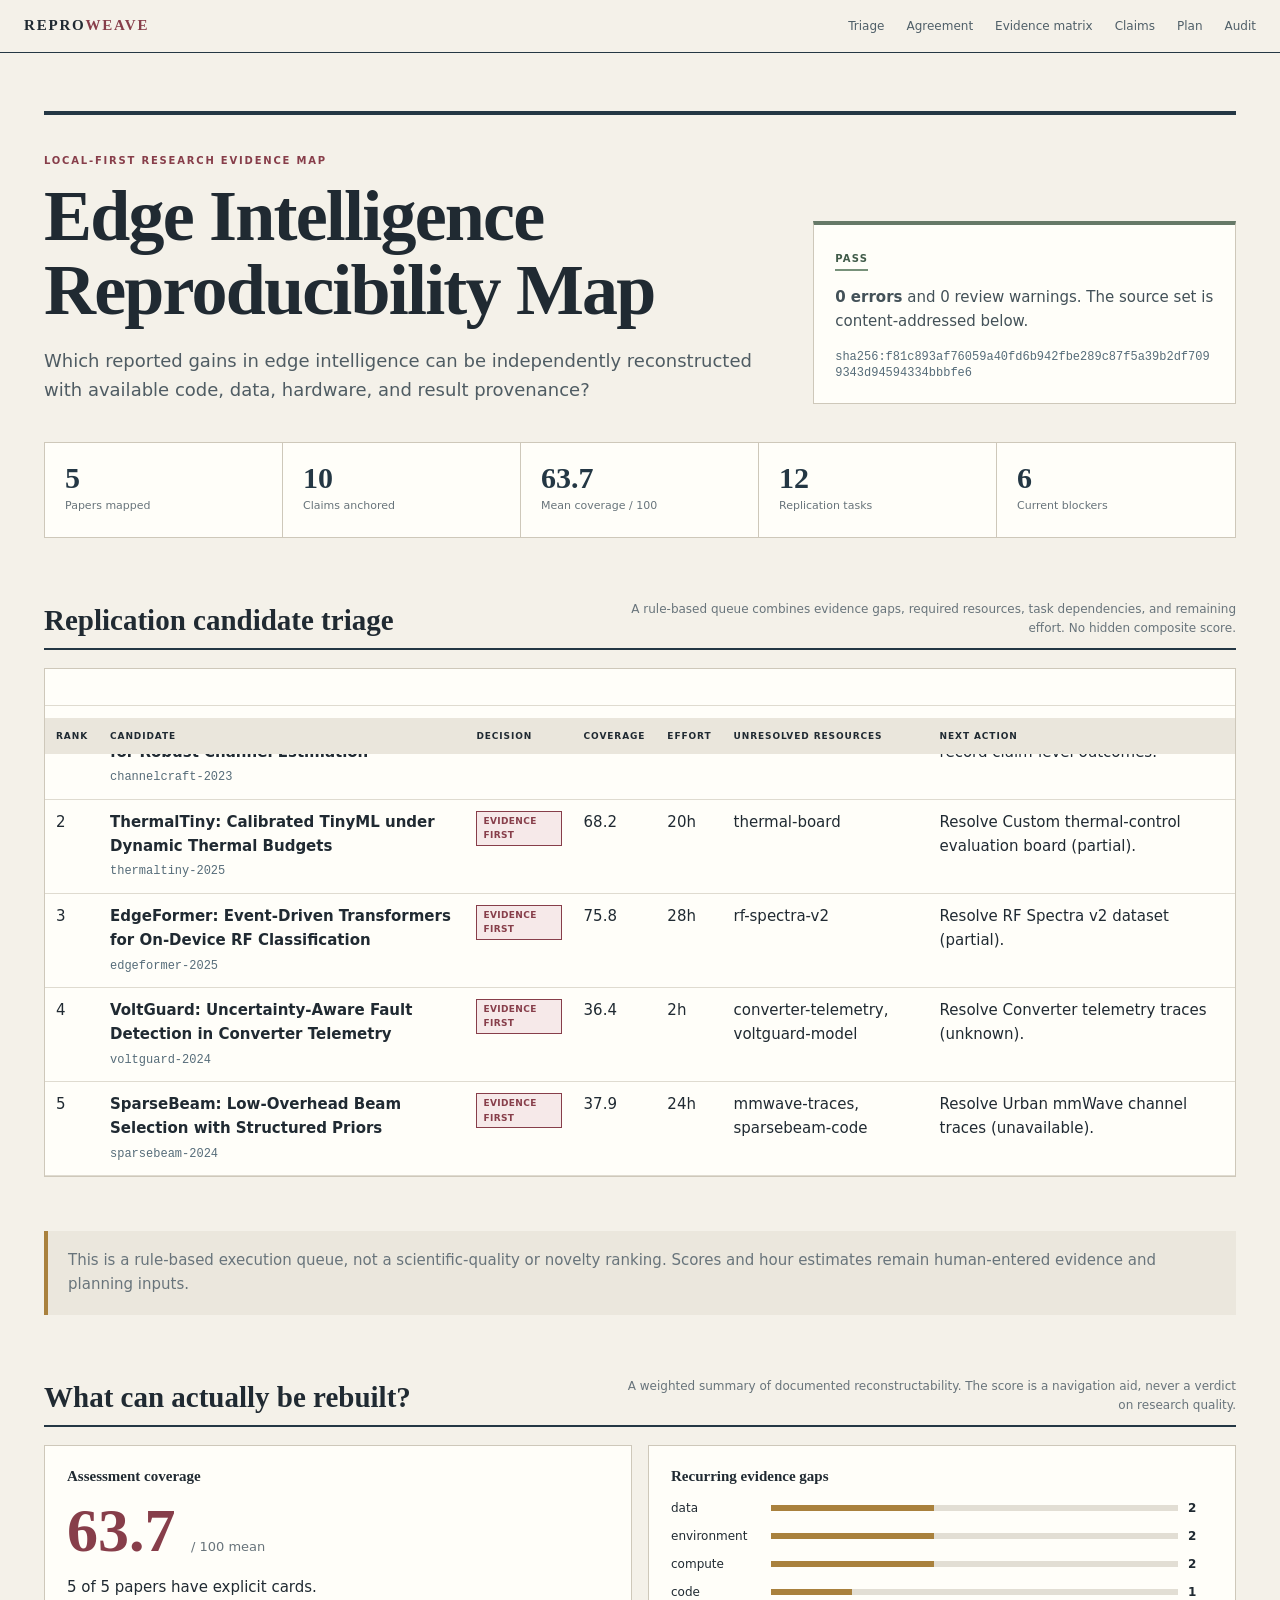
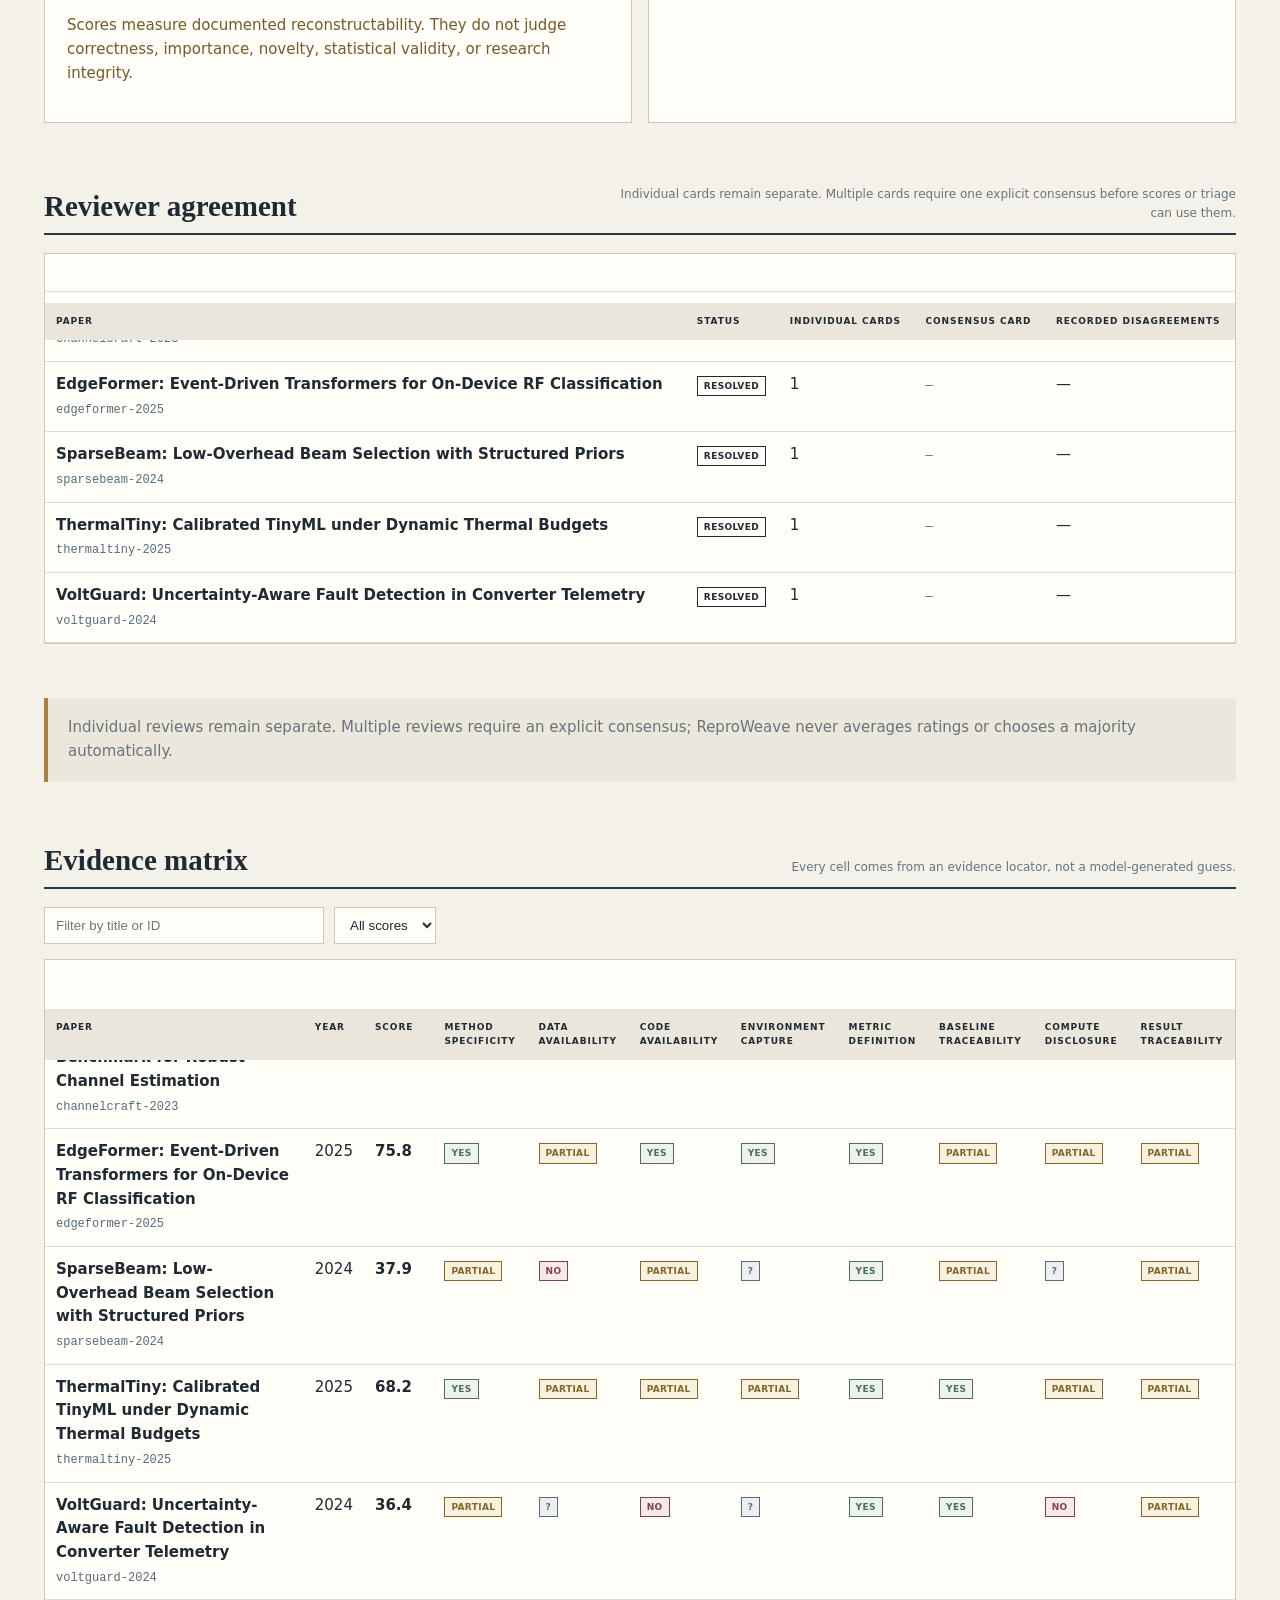
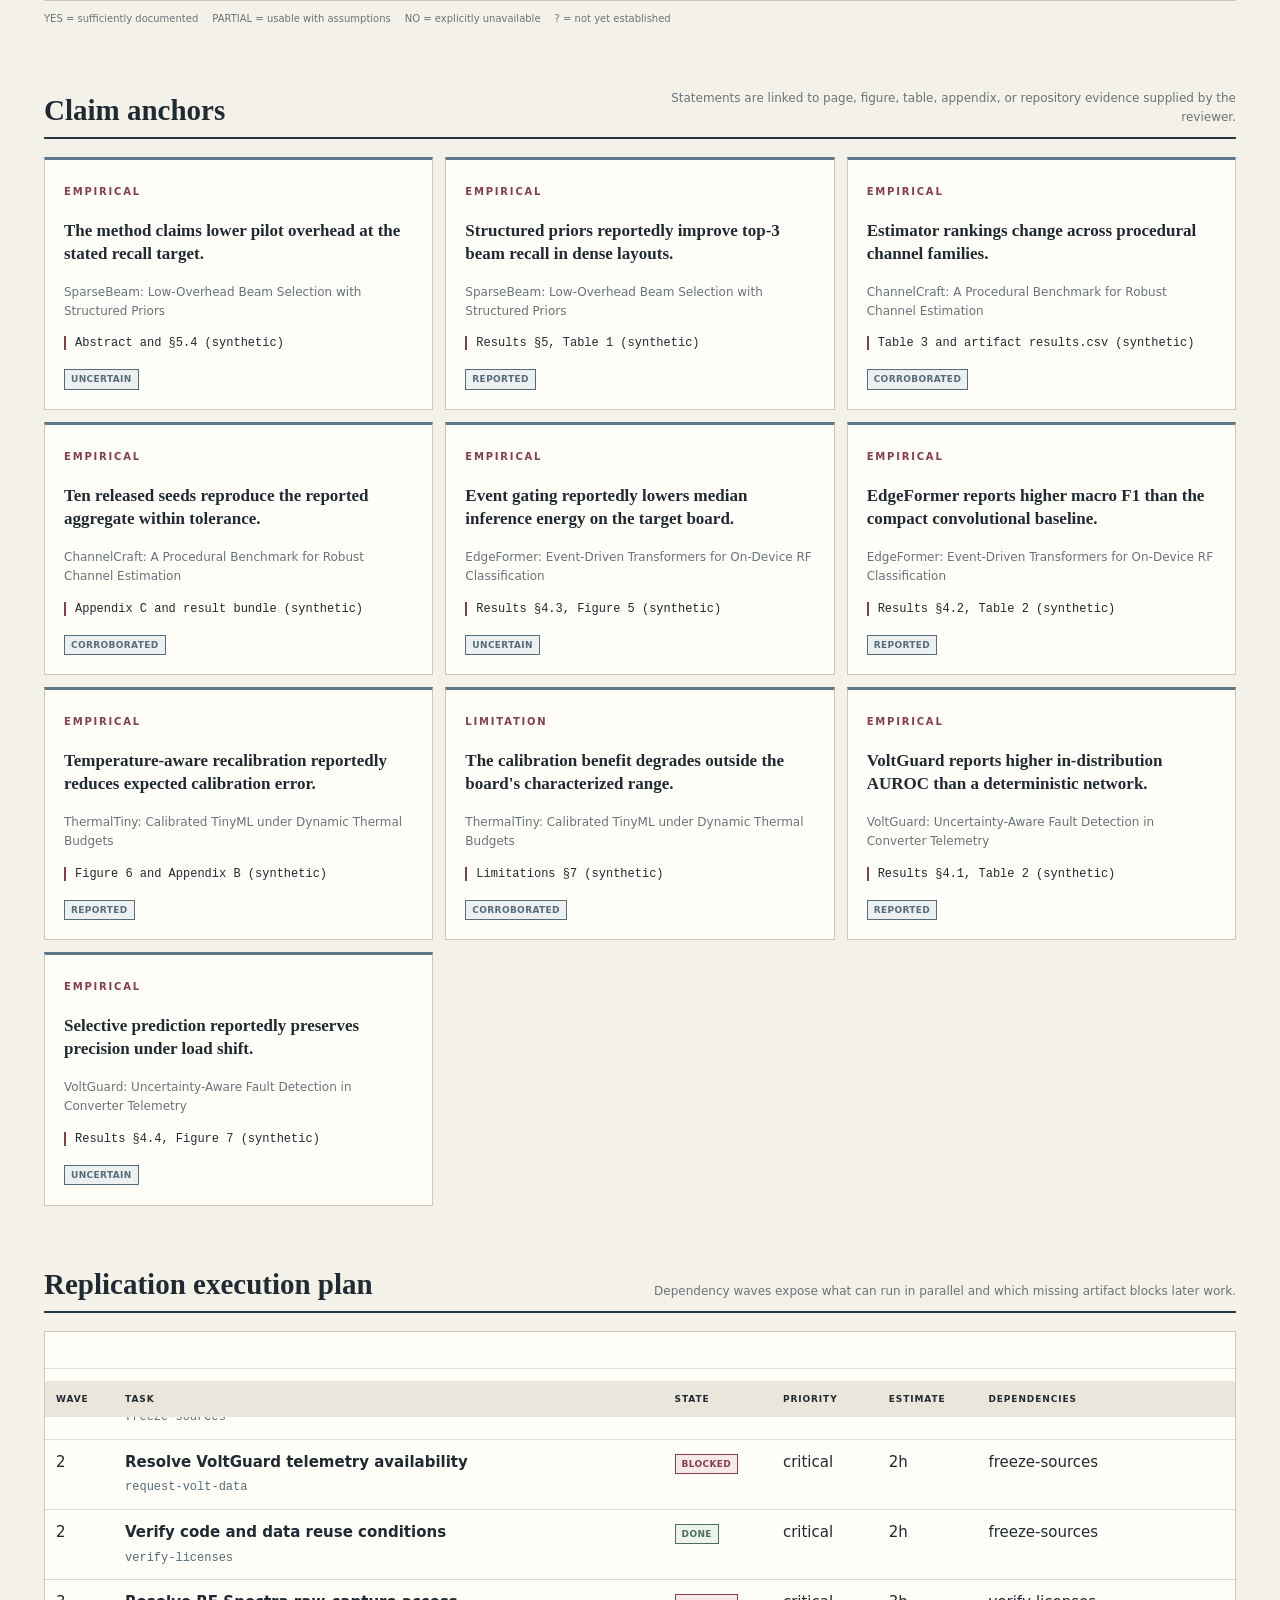
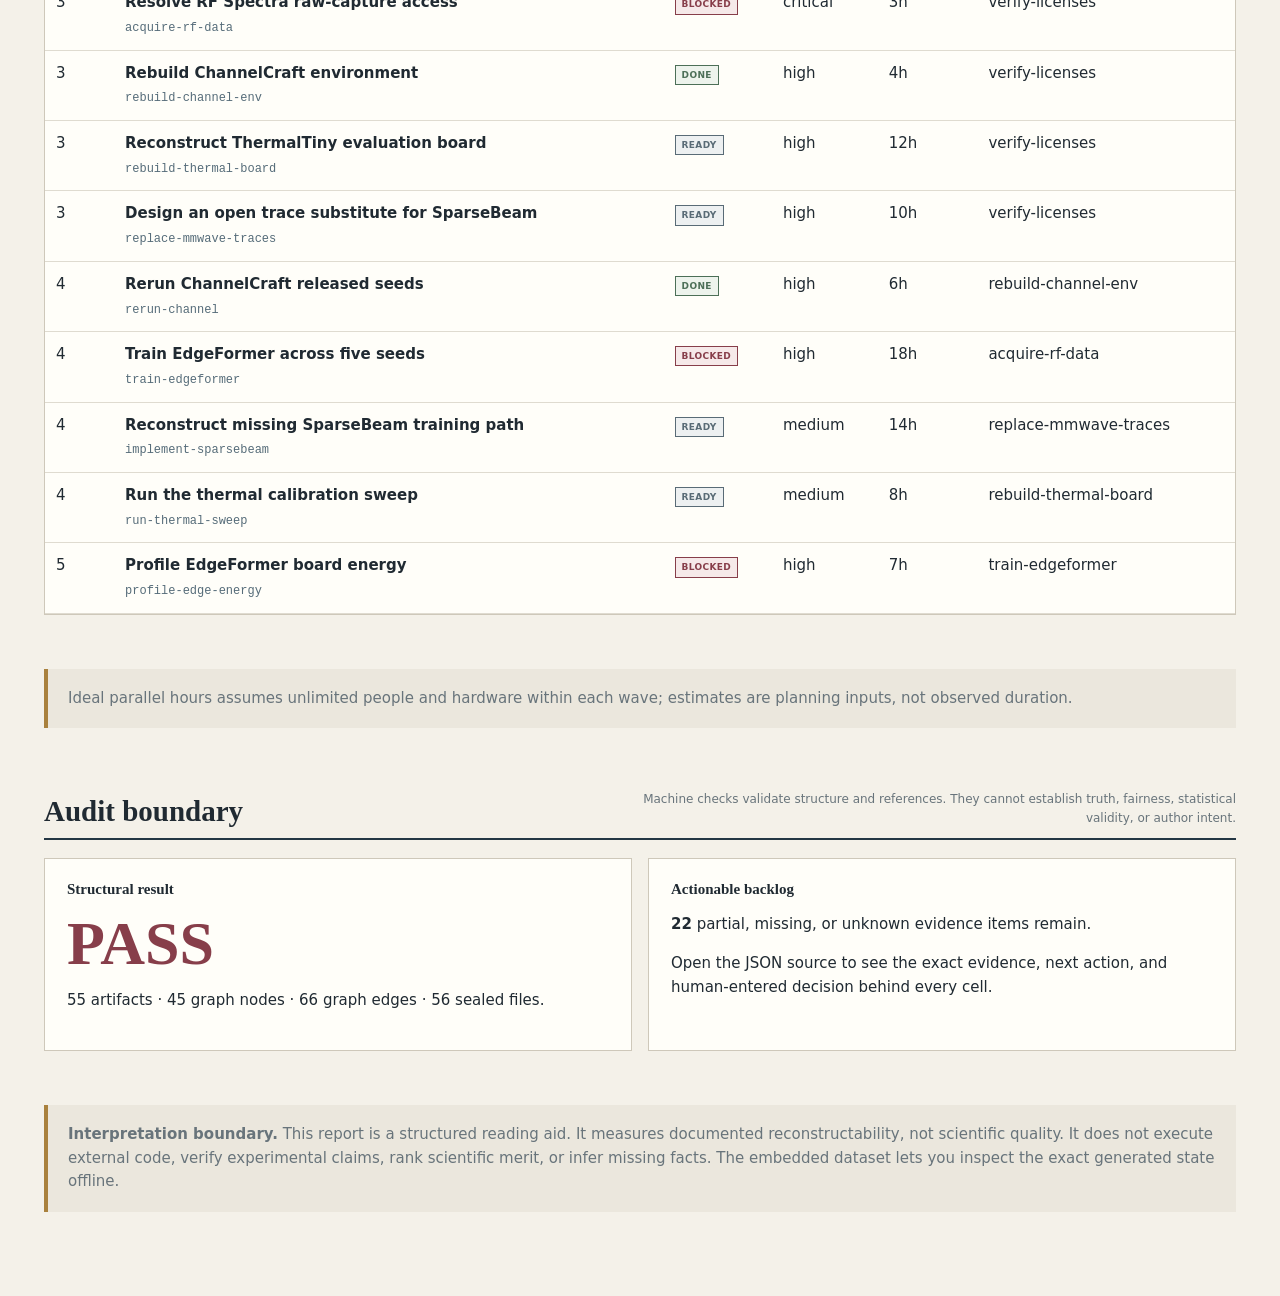
<file: examples/demo/reports/evidence-report.html>
<!doctype html>
<html lang="en">
<head>
<meta charset="utf-8">
<meta name="viewport" content="width=device-width,initial-scale=1">
<meta name="generator" content="ReproWeave 0.4.1">
<title>Edge Intelligence Reproducibility Map · ReproWeave evidence report</title>
<style>
:root{--ink:#202a32;--muted:#68747b;--paper:#f4f1e9;--panel:#fffef9;--burgundy:#873e4a;
--sage:#667968;--gold:#a9813d;--blue:#60798a;--line:#cec8ba;--navy:#243744}
*{box-sizing:border-box} html{scroll-behavior:smooth} body{margin:0;background:var(--paper);
color:var(--ink);font:15px/1.58 ui-sans-serif,system-ui,-apple-system,Segoe UI,sans-serif}
a{color:inherit} code{font:12px/1.4 ui-monospace,SFMono-Regular,Consolas,monospace;color:#566c79}
.top{background:#f4f1e9e8;border-bottom:1px solid var(--navy);padding:14px max(24px,calc((100vw - 1240px)/2));
display:flex;align-items:center;justify-content:space-between;position:sticky;top:0;z-index:5;backdrop-filter:blur(10px)}
.brand{font:700 15px Georgia,serif;letter-spacing:.12em} .brand b{color:var(--burgundy)} nav a{margin-left:22px;
font-size:12px;text-decoration:none;color:#4f5f68} main{max-width:1240px;margin:auto;padding:58px 24px 84px}
.hero{display:grid;grid-template-columns:1.45fr .85fr;gap:48px;align-items:end;margin-bottom:38px;
border-top:4px solid var(--navy);padding-top:38px}
.kicker,.eyebrow{font-size:10px;letter-spacing:.18em;text-transform:uppercase;font-weight:800;color:var(--burgundy)}
h1{font:700 clamp(40px,6vw,72px)/1.02 Georgia,serif;letter-spacing:-.025em;margin:12px 0 20px;max-width:880px}
.question{font-size:18px;max-width:760px;color:#4f5c63} .seal{border:1px solid var(--line);border-top:4px solid var(--sage);
background:var(--panel);padding:21px;color:#435158}
.seal .status{display:inline-block;color:#405b49;font-weight:900;border-bottom:2px solid #77917a;padding:2px 0;
font-size:10px;letter-spacing:.12em} .seal code{display:block;margin-top:13px;overflow-wrap:anywhere}
.stats{display:grid;grid-template-columns:repeat(5,1fr);border:1px solid var(--line);margin:24px 0 56px;background:var(--panel)}
.stat{padding:20px;border-right:1px solid var(--line)} .stat:last-child{border-right:0}
.stat strong{font:700 30px/1 Georgia,serif;display:block;color:var(--navy)} .stat span{font-size:11px;color:var(--muted)}
section{margin-top:62px} .section-head{display:flex;justify-content:space-between;align-items:end;
border-bottom:2px solid var(--navy);padding-bottom:10px;margin-bottom:18px} h2{font:700 29px/1.15 Georgia,serif;margin:0}
.section-head p{margin:0;max-width:620px;color:var(--muted);font-size:12px;text-align:right}
.grid2{display:grid;grid-template-columns:1fr 1fr;gap:16px} .panel{background:var(--panel);border:1px solid var(--line);
padding:22px;overflow:hidden} .panel h3{margin:0 0 14px;font:700 15px Georgia,serif}
.score{font:700 62px/1 Georgia,serif;color:var(--burgundy)} .score small{font:13px system-ui;color:var(--muted)}
.gap-row{display:grid;grid-template-columns:90px 1fr 25px;gap:10px;align-items:center;margin:9px 0;font-size:12px}
.bar{height:6px;background:#e2ded4;overflow:hidden} .bar i{display:block;height:100%;background:var(--gold)}
.table-wrap{overflow:auto;border:1px solid var(--line);background:var(--panel)}
table{width:100%;border-collapse:collapse;min-width:1040px} th,td{padding:11px;border-bottom:1px solid #dfdbd0;text-align:left;
vertical-align:top} th{font-size:9px;letter-spacing:.1em;text-transform:uppercase;background:#eae6dc;position:sticky;top:49px}
.paper-title{font-weight:700;min-width:230px} .rating,.state,.confidence,.decision{display:inline-block;padding:2px 6px;
border:1px solid currentColor;font-size:9px;font-weight:800;text-transform:uppercase;letter-spacing:.04em}
.rating.yes,.state.done,.decision.complete,.decision.run_now{color:#4c6f57;background:#edf3ec}
.rating.partial,.state.in_progress,.decision.prepare{color:#846627;background:#f7f1df}
.rating.no,.state.blocked,.decision.evidence_first{color:#873e4a;background:#f6e9e9}
.rating.unknown,.rating.missing,.state.ready,.decision.needs_planning{color:#596b76;background:#edf0f1}
.controls{display:flex;gap:10px;margin:0 0 15px} input,select{border:1px solid var(--line);
background:var(--panel);padding:9px 11px;color:var(--ink);border-radius:0} input{min-width:280px}
.claims{display:grid;grid-template-columns:repeat(3,1fr);gap:12px} .claim-card{position:relative;
background:var(--panel);border:1px solid var(--line);border-top:3px solid var(--blue);padding:19px;min-height:190px}
.claim-card h3{font:700 17px/1.35 Georgia,serif} .claim-card p{color:var(--muted);font-size:12px}
.locator{font:12px ui-monospace,monospace;border-left:2px solid var(--burgundy);padding-left:9px;margin:16px 0}
.confidence{color:#566c79;background:#edf0f1} .footer-note{margin-top:54px;padding:18px 20px;border-left:4px solid var(--gold);
background:#ebe7dd;color:var(--muted)} .warning{color:#765a28} .empty{color:var(--muted);font-style:italic}
.legend{display:flex;gap:14px;flex-wrap:wrap;font-size:10px;color:var(--muted);margin-top:10px}
@media(max-width:850px){.hero,.grid2{grid-template-columns:1fr}.stats{grid-template-columns:repeat(2,1fr)}
.stat{border-bottom:1px solid var(--line)}.claims{grid-template-columns:1fr}nav{display:none}
.section-head{display:block}.section-head p{text-align:left;margin-top:8px}
.controls{display:grid;grid-template-columns:1fr}.controls input,.controls select{min-width:0;width:100%}}
@media print{.top,.controls{display:none}body{background:white}main{max-width:none;padding:20px}section{break-inside:avoid}}
</style>
</head>
<body>
<header class="top"><div class="brand">REPRO<b>WEAVE</b></div><nav>
<a href="#triage">Triage</a><a href="#agreement">Agreement</a><a href="#matrix">Evidence matrix</a><a href="#claims">Claims</a><a href="#plan">Plan</a><a href="#audit">Audit</a>
</nav></header>
<main>
<div class="hero"><div><div class="kicker">Local-first research evidence map</div>
<h1>Edge Intelligence Reproducibility Map</h1><div class="question">Which reported gains in edge intelligence can be independently reconstructed with available code, data, hardware, and result provenance?</div>
</div><aside class="seal"><span class="status verified">PASS</span>
<p><strong>0 errors</strong> and 0 review warnings.
The source set is content-addressed below.</p><code>sha256:f81c893af76059a40fd6b942fbe289c87f5a39b2df7099343d94594334bbbfe6</code></aside></div>
<div class="stats">
<div class="stat"><strong>5</strong><span>Papers mapped</span></div>
<div class="stat"><strong>10</strong><span>Claims anchored</span></div>
<div class="stat"><strong>63.7</strong><span>Mean coverage / 100</span></div>
<div class="stat"><strong>12</strong><span>Replication tasks</span></div>
<div class="stat"><strong>6</strong><span>Current blockers</span></div>
</div>
<section id="triage"><div class="section-head"><h2>Replication candidate triage</h2>
<p>A rule-based queue combines evidence gaps, required resources, task dependencies, and remaining effort. No hidden composite score.</p></div>
<div class="table-wrap"><table><thead><tr><th>Rank</th><th>Candidate</th><th>Decision</th>
<th>Coverage</th><th>Effort</th><th>Unresolved resources</th><th>Next action</th></tr></thead>
<tbody><tr><td>1</td><td><strong>ChannelCraft: A Procedural Benchmark for Robust Channel Estimation</strong><br><code>channelcraft-2023</code></td><td><span class="decision complete">complete</span></td><td>100.0</td><td>0h</td><td>—</td><td>Archive the reproduced outputs and record claim-level outcomes.</td></tr>
<tr><td>2</td><td><strong>ThermalTiny: Calibrated TinyML under Dynamic Thermal Budgets</strong><br><code>thermaltiny-2025</code></td><td><span class="decision evidence_first">evidence first</span></td><td>68.2</td><td>20h</td><td>thermal-board</td><td>Resolve Custom thermal-control evaluation board (partial).</td></tr>
<tr><td>3</td><td><strong>EdgeFormer: Event-Driven Transformers for On-Device RF Classification</strong><br><code>edgeformer-2025</code></td><td><span class="decision evidence_first">evidence first</span></td><td>75.8</td><td>28h</td><td>rf-spectra-v2</td><td>Resolve RF Spectra v2 dataset (partial).</td></tr>
<tr><td>4</td><td><strong>VoltGuard: Uncertainty-Aware Fault Detection in Converter Telemetry</strong><br><code>voltguard-2024</code></td><td><span class="decision evidence_first">evidence first</span></td><td>36.4</td><td>2h</td><td>converter-telemetry, voltguard-model</td><td>Resolve Converter telemetry traces (unknown).</td></tr>
<tr><td>5</td><td><strong>SparseBeam: Low-Overhead Beam Selection with Structured Priors</strong><br><code>sparsebeam-2024</code></td><td><span class="decision evidence_first">evidence first</span></td><td>37.9</td><td>24h</td><td>mmwave-traces, sparsebeam-code</td><td>Resolve Urban mmWave channel traces (unavailable).</td></tr></tbody></table></div>
<p class="footer-note">This is a rule-based execution queue, not a scientific-quality or novelty ranking. Scores and hour estimates remain human-entered evidence and planning inputs.</p></section>
<section><div class="section-head"><h2>What can actually be rebuilt?</h2>
<p>A weighted summary of documented reconstructability. The score is a navigation aid, never a verdict on research quality.</p></div>
<div class="grid2"><div class="panel"><h3>Assessment coverage</h3><div class="score">63.7
<small>/ 100 mean</small></div><p>5 of 5 papers have explicit cards.</p>
<p class="warning">Scores measure documented reconstructability. They do not judge correctness, importance, novelty, statistical validity, or research integrity.</p></div>
<div class="panel"><h3>Recurring evidence gaps</h3><div class="gap-row"><span>data</span><div class="bar"><i style="width:40.0%"></i></div><strong>2</strong></div>
<div class="gap-row"><span>environment</span><div class="bar"><i style="width:40.0%"></i></div><strong>2</strong></div>
<div class="gap-row"><span>compute</span><div class="bar"><i style="width:40.0%"></i></div><strong>2</strong></div>
<div class="gap-row"><span>code</span><div class="bar"><i style="width:20.0%"></i></div><strong>1</strong></div></div></div></section>
<section id="agreement"><div class="section-head"><h2>Reviewer agreement</h2>
<p>Individual cards remain separate. Multiple cards require one explicit consensus before scores or triage can use them.</p></div>
<div class="table-wrap"><table><thead><tr><th>Paper</th><th>Status</th><th>Individual cards</th>
<th>Consensus card</th><th>Recorded disagreements</th></tr></thead>
<tbody><tr><td><strong>ChannelCraft: A Procedural Benchmark for Robust Channel Estimation</strong><br><code>channelcraft-2023</code></td><td><span class="state resolved">resolved</span></td><td>1</td><td><code>—</code></td><td>—</td></tr>
<tr><td><strong>EdgeFormer: Event-Driven Transformers for On-Device RF Classification</strong><br><code>edgeformer-2025</code></td><td><span class="state resolved">resolved</span></td><td>1</td><td><code>—</code></td><td>—</td></tr>
<tr><td><strong>SparseBeam: Low-Overhead Beam Selection with Structured Priors</strong><br><code>sparsebeam-2024</code></td><td><span class="state resolved">resolved</span></td><td>1</td><td><code>—</code></td><td>—</td></tr>
<tr><td><strong>ThermalTiny: Calibrated TinyML under Dynamic Thermal Budgets</strong><br><code>thermaltiny-2025</code></td><td><span class="state resolved">resolved</span></td><td>1</td><td><code>—</code></td><td>—</td></tr>
<tr><td><strong>VoltGuard: Uncertainty-Aware Fault Detection in Converter Telemetry</strong><br><code>voltguard-2024</code></td><td><span class="state resolved">resolved</span></td><td>1</td><td><code>—</code></td><td>—</td></tr></tbody></table></div>
<p class="footer-note">Individual reviews remain separate. Multiple reviews require an explicit consensus; ReproWeave never averages ratings or chooses a majority automatically.</p></section>
<section id="matrix"><div class="section-head"><h2>Evidence matrix</h2>
<p>Every cell comes from an evidence locator, not a model-generated guess.</p></div>
<div class="controls"><input id="search" type="search" placeholder="Filter by title or ID">
<select id="threshold"><option value="0">All scores</option><option value="50">50+</option>
<option value="75">75+</option><option value="90">90+</option></select></div>
<div class="table-wrap"><table><thead><tr><th>Paper</th><th>Year</th><th>Score</th>
<th title="Can an independent reader reconstruct the method from cited evidence?">Method specificity</th><th title="Are the exact inputs available or independently reconstructable?">Data availability</th><th title="Is runnable code linked, versioned, and sufficiently licensed?">Code availability</th><th title="Are software, dependencies, hardware, and random seeds recorded?">Environment capture</th><th title="Are metrics, aggregation, and uncertainty fully specified?">Metric definition</th><th title="Can the comparison baselines and their settings be identified?">Baseline traceability</th><th title="Are training or experimental compute requirements bounded?">Compute disclosure</th><th title="Can each headline result be linked to a configuration and artifact?">Result traceability</th>
</tr></thead><tbody id="paperRows"><tr data-score="100.0" data-search="channelcraft: a procedural benchmark for robust channel estimation channelcraft-2023"><td><div class="paper-title">ChannelCraft: A Procedural Benchmark for Robust Channel Estimation</div><code>channelcraft-2023</code></td><td>2023</td><td><strong>100.0</strong></td><td><span class="rating yes">Yes</span></td><td><span class="rating yes">Yes</span></td><td><span class="rating yes">Yes</span></td><td><span class="rating yes">Yes</span></td><td><span class="rating yes">Yes</span></td><td><span class="rating yes">Yes</span></td><td><span class="rating yes">Yes</span></td><td><span class="rating yes">Yes</span></td></tr>
<tr data-score="75.8" data-search="edgeformer: event-driven transformers for on-device rf classification edgeformer-2025"><td><div class="paper-title">EdgeFormer: Event-Driven Transformers for On-Device RF Classification</div><code>edgeformer-2025</code></td><td>2025</td><td><strong>75.8</strong></td><td><span class="rating yes">Yes</span></td><td><span class="rating partial">Partial</span></td><td><span class="rating yes">Yes</span></td><td><span class="rating yes">Yes</span></td><td><span class="rating yes">Yes</span></td><td><span class="rating partial">Partial</span></td><td><span class="rating partial">Partial</span></td><td><span class="rating partial">Partial</span></td></tr>
<tr data-score="37.9" data-search="sparsebeam: low-overhead beam selection with structured priors sparsebeam-2024"><td><div class="paper-title">SparseBeam: Low-Overhead Beam Selection with Structured Priors</div><code>sparsebeam-2024</code></td><td>2024</td><td><strong>37.9</strong></td><td><span class="rating partial">Partial</span></td><td><span class="rating no">No</span></td><td><span class="rating partial">Partial</span></td><td><span class="rating unknown">?</span></td><td><span class="rating yes">Yes</span></td><td><span class="rating partial">Partial</span></td><td><span class="rating unknown">?</span></td><td><span class="rating partial">Partial</span></td></tr>
<tr data-score="68.2" data-search="thermaltiny: calibrated tinyml under dynamic thermal budgets thermaltiny-2025"><td><div class="paper-title">ThermalTiny: Calibrated TinyML under Dynamic Thermal Budgets</div><code>thermaltiny-2025</code></td><td>2025</td><td><strong>68.2</strong></td><td><span class="rating yes">Yes</span></td><td><span class="rating partial">Partial</span></td><td><span class="rating partial">Partial</span></td><td><span class="rating partial">Partial</span></td><td><span class="rating yes">Yes</span></td><td><span class="rating yes">Yes</span></td><td><span class="rating partial">Partial</span></td><td><span class="rating partial">Partial</span></td></tr>
<tr data-score="36.4" data-search="voltguard: uncertainty-aware fault detection in converter telemetry voltguard-2024"><td><div class="paper-title">VoltGuard: Uncertainty-Aware Fault Detection in Converter Telemetry</div><code>voltguard-2024</code></td><td>2024</td><td><strong>36.4</strong></td><td><span class="rating partial">Partial</span></td><td><span class="rating unknown">?</span></td><td><span class="rating no">No</span></td><td><span class="rating unknown">?</span></td><td><span class="rating yes">Yes</span></td><td><span class="rating yes">Yes</span></td><td><span class="rating no">No</span></td><td><span class="rating partial">Partial</span></td></tr></tbody></table></div>
<div class="legend"><span>YES = sufficiently documented</span><span>PARTIAL = usable with assumptions</span>
<span>NO = explicitly unavailable</span><span>? = not yet established</span></div></section>
<section id="claims"><div class="section-head"><h2>Claim anchors</h2>
<p>Statements are linked to page, figure, table, appendix, or repository evidence supplied by the reviewer.</p></div>
<div class="claims"><article class="claim-card"><span class="eyebrow">empirical</span><h3>The method claims lower pilot overhead at the stated recall target.</h3><p>SparseBeam: Low-Overhead Beam Selection with Structured Priors</p><div class="locator">Abstract and §5.4 (synthetic)</div><span class="confidence uncertain">uncertain</span></article>
<article class="claim-card"><span class="eyebrow">empirical</span><h3>Structured priors reportedly improve top-3 beam recall in dense layouts.</h3><p>SparseBeam: Low-Overhead Beam Selection with Structured Priors</p><div class="locator">Results §5, Table 1 (synthetic)</div><span class="confidence reported">reported</span></article>
<article class="claim-card"><span class="eyebrow">empirical</span><h3>Estimator rankings change across procedural channel families.</h3><p>ChannelCraft: A Procedural Benchmark for Robust Channel Estimation</p><div class="locator">Table 3 and artifact results.csv (synthetic)</div><span class="confidence corroborated">corroborated</span></article>
<article class="claim-card"><span class="eyebrow">empirical</span><h3>Ten released seeds reproduce the reported aggregate within tolerance.</h3><p>ChannelCraft: A Procedural Benchmark for Robust Channel Estimation</p><div class="locator">Appendix C and result bundle (synthetic)</div><span class="confidence corroborated">corroborated</span></article>
<article class="claim-card"><span class="eyebrow">empirical</span><h3>Event gating reportedly lowers median inference energy on the target board.</h3><p>EdgeFormer: Event-Driven Transformers for On-Device RF Classification</p><div class="locator">Results §4.3, Figure 5 (synthetic)</div><span class="confidence uncertain">uncertain</span></article>
<article class="claim-card"><span class="eyebrow">empirical</span><h3>EdgeFormer reports higher macro F1 than the compact convolutional baseline.</h3><p>EdgeFormer: Event-Driven Transformers for On-Device RF Classification</p><div class="locator">Results §4.2, Table 2 (synthetic)</div><span class="confidence reported">reported</span></article>
<article class="claim-card"><span class="eyebrow">empirical</span><h3>Temperature-aware recalibration reportedly reduces expected calibration error.</h3><p>ThermalTiny: Calibrated TinyML under Dynamic Thermal Budgets</p><div class="locator">Figure 6 and Appendix B (synthetic)</div><span class="confidence reported">reported</span></article>
<article class="claim-card"><span class="eyebrow">limitation</span><h3>The calibration benefit degrades outside the board&#39;s characterized range.</h3><p>ThermalTiny: Calibrated TinyML under Dynamic Thermal Budgets</p><div class="locator">Limitations §7 (synthetic)</div><span class="confidence corroborated">corroborated</span></article>
<article class="claim-card"><span class="eyebrow">empirical</span><h3>VoltGuard reports higher in-distribution AUROC than a deterministic network.</h3><p>VoltGuard: Uncertainty-Aware Fault Detection in Converter Telemetry</p><div class="locator">Results §4.1, Table 2 (synthetic)</div><span class="confidence reported">reported</span></article>
<article class="claim-card"><span class="eyebrow">empirical</span><h3>Selective prediction reportedly preserves precision under load shift.</h3><p>VoltGuard: Uncertainty-Aware Fault Detection in Converter Telemetry</p><div class="locator">Results §4.4, Figure 7 (synthetic)</div><span class="confidence uncertain">uncertain</span></article></div></section>
<section id="plan"><div class="section-head"><h2>Replication execution plan</h2>
<p>Dependency waves expose what can run in parallel and which missing artifact blocks later work.</p></div>
<div class="table-wrap"><table><thead><tr><th>Wave</th><th>Task</th><th>State</th><th>Priority</th>
<th>Estimate</th><th>Dependencies</th></tr></thead><tbody><tr><td>1</td><td><strong>Freeze paper and supplement versions</strong><br><code>freeze-sources</code></td><td><span class="state done">done</span></td><td>critical</td><td>1.5h</td><td>—</td></tr>
<tr><td>2</td><td><strong>Resolve VoltGuard telemetry availability</strong><br><code>request-volt-data</code></td><td><span class="state blocked">blocked</span></td><td>critical</td><td>2h</td><td>freeze-sources</td></tr>
<tr><td>2</td><td><strong>Verify code and data reuse conditions</strong><br><code>verify-licenses</code></td><td><span class="state done">done</span></td><td>critical</td><td>2h</td><td>freeze-sources</td></tr>
<tr><td>3</td><td><strong>Resolve RF Spectra raw-capture access</strong><br><code>acquire-rf-data</code></td><td><span class="state blocked">blocked</span></td><td>critical</td><td>3h</td><td>verify-licenses</td></tr>
<tr><td>3</td><td><strong>Rebuild ChannelCraft environment</strong><br><code>rebuild-channel-env</code></td><td><span class="state done">done</span></td><td>high</td><td>4h</td><td>verify-licenses</td></tr>
<tr><td>3</td><td><strong>Reconstruct ThermalTiny evaluation board</strong><br><code>rebuild-thermal-board</code></td><td><span class="state ready">ready</span></td><td>high</td><td>12h</td><td>verify-licenses</td></tr>
<tr><td>3</td><td><strong>Design an open trace substitute for SparseBeam</strong><br><code>replace-mmwave-traces</code></td><td><span class="state ready">ready</span></td><td>high</td><td>10h</td><td>verify-licenses</td></tr>
<tr><td>4</td><td><strong>Rerun ChannelCraft released seeds</strong><br><code>rerun-channel</code></td><td><span class="state done">done</span></td><td>high</td><td>6h</td><td>rebuild-channel-env</td></tr>
<tr><td>4</td><td><strong>Train EdgeFormer across five seeds</strong><br><code>train-edgeformer</code></td><td><span class="state blocked">blocked</span></td><td>high</td><td>18h</td><td>acquire-rf-data</td></tr>
<tr><td>4</td><td><strong>Reconstruct missing SparseBeam training path</strong><br><code>implement-sparsebeam</code></td><td><span class="state ready">ready</span></td><td>medium</td><td>14h</td><td>replace-mmwave-traces</td></tr>
<tr><td>4</td><td><strong>Run the thermal calibration sweep</strong><br><code>run-thermal-sweep</code></td><td><span class="state ready">ready</span></td><td>medium</td><td>8h</td><td>rebuild-thermal-board</td></tr>
<tr><td>5</td><td><strong>Profile EdgeFormer board energy</strong><br><code>profile-edge-energy</code></td><td><span class="state blocked">blocked</span></td><td>high</td><td>7h</td><td>train-edgeformer</td></tr></tbody></table></div>
<p class="footer-note">Ideal parallel hours assumes unlimited people and hardware within each wave; estimates are planning inputs, not observed duration.</p></section>
<section id="audit"><div class="section-head"><h2>Audit boundary</h2>
<p>Machine checks validate structure and references. They cannot establish truth, fairness, statistical validity, or author intent.</p></div>
<div class="grid2"><div class="panel"><h3>Structural result</h3><div class="score">PASS</div>
<p>55 artifacts · 45 graph nodes · 66 graph edges ·
56 sealed files.</p></div><div class="panel"><h3>Actionable backlog</h3>
<p><strong>22</strong> partial, missing, or unknown evidence items remain.</p>
<p>Open the JSON source to see the exact evidence, next action, and human-entered decision behind every cell.</p></div></div></section>
<div class="footer-note"><strong>Interpretation boundary.</strong> This report is a structured reading aid.
It measures documented reconstructability, not scientific quality. It does not execute external code,
verify experimental claims, rank scientific merit, or infer missing facts.
The embedded dataset lets you inspect the exact generated state offline.</div>
</main>
<script id="reproweave-data" type="application/json">{"agreement": {"interpretation": "Individual reviews remain separate. Multiple reviews require an explicit consensus; ReproWeave never averages ratings or chooses a majority automatically.", "issues": [], "papers": [{"conflicting_dimensions": [], "consensus_assessment_id": null, "individual_assessment_hashes": {"assess-channelcraft": "sha256:604b4cb3ee3492e840eeb28259916793ebf51725cabe543da8f96623ef046b2c"}, "individual_assessment_ids": ["assess-channelcraft"], "paper_id": "channelcraft-2023", "resolution": "single", "selected_assessment_id": "assess-channelcraft", "status": "resolved"}, {"conflicting_dimensions": [], "consensus_assessment_id": null, "individual_assessment_hashes": {"assess-edgeformer": "sha256:95f62ab8ceaaa1f2080efd503c0823b4a5eaa97e93695e46251124506fee9414"}, "individual_assessment_ids": ["assess-edgeformer"], "paper_id": "edgeformer-2025", "resolution": "single", "selected_assessment_id": "assess-edgeformer", "status": "resolved"}, {"conflicting_dimensions": [], "consensus_assessment_id": null, "individual_assessment_hashes": {"assess-sparsebeam": "sha256:4dd1aa35b549a11014cccfb95946b9a79443a02cb09f3c53d783ccc9817a99ed"}, "individual_assessment_ids": ["assess-sparsebeam"], "paper_id": "sparsebeam-2024", "resolution": "single", "selected_assessment_id": "assess-sparsebeam", "status": "resolved"}, {"conflicting_dimensions": [], "consensus_assessment_id": null, "individual_assessment_hashes": {"assess-thermaltiny": "sha256:68dd91f938982788ac240c7e7ae1b70b5a7a2dab2ba012fb81e6080dbcbd4fb8"}, "individual_assessment_ids": ["assess-thermaltiny"], "paper_id": "thermaltiny-2025", "resolution": "single", "selected_assessment_id": "assess-thermaltiny", "status": "resolved"}, {"conflicting_dimensions": [], "consensus_assessment_id": null, "individual_assessment_hashes": {"assess-voltguard": "sha256:895daea337dbdb106b8edb0012269ad689f795dcc17f6ce89c0ebe7e78c0f7dd"}, "individual_assessment_ids": ["assess-voltguard"], "paper_id": "voltguard-2024", "resolution": "single", "selected_assessment_id": "assess-voltguard", "status": "resolved"}], "summary": {"assessment_count": 5, "conflicted_paper_count": 0, "invalid_paper_count": 0, "missing_paper_count": 0, "paper_count": 5, "resolved_paper_count": 5}}, "assessment": {"papers": [{"answered_dimensions": 8, "applicable_weight": 8.25, "assessment_id": "assess-channelcraft", "gaps": [], "interpretation": "reconstructability coverage, not scientific quality", "paper_id": "channelcraft-2023", "rubric_coverage": 100.0, "score": 100.0, "title": "ChannelCraft: A Procedural Benchmark for Robust Channel Estimation"}, {"answered_dimensions": 8, "applicable_weight": 8.25, "assessment_id": "assess-edgeformer", "gaps": [], "interpretation": "reconstructability coverage, not scientific quality", "paper_id": "edgeformer-2025", "rubric_coverage": 100.0, "score": 75.8, "title": "EdgeFormer: Event-Driven Transformers for On-Device RF Classification"}, {"answered_dimensions": 8, "applicable_weight": 8.25, "assessment_id": "assess-thermaltiny", "gaps": [], "interpretation": "reconstructability coverage, not scientific quality", "paper_id": "thermaltiny-2025", "rubric_coverage": 100.0, "score": 68.2, "title": "ThermalTiny: Calibrated TinyML under Dynamic Thermal Budgets"}, {"answered_dimensions": 8, "applicable_weight": 8.25, "assessment_id": "assess-sparsebeam", "gaps": ["data", "environment", "compute"], "interpretation": "reconstructability coverage, not scientific quality", "paper_id": "sparsebeam-2024", "rubric_coverage": 100.0, "score": 37.9, "title": "SparseBeam: Low-Overhead Beam Selection with Structured Priors"}, {"answered_dimensions": 8, "applicable_weight": 8.25, "assessment_id": "assess-voltguard", "gaps": ["data", "code", "environment", "compute"], "interpretation": "reconstructability coverage, not scientific quality", "paper_id": "voltguard-2024", "rubric_coverage": 100.0, "score": 36.4, "title": "VoltGuard: Uncertainty-Aware Fault Detection in Converter Telemetry"}], "rubric": {"baselines": {"label": "Baseline traceability", "question": "Can the comparison baselines and their settings be identified?", "weight": 0.75}, "code": {"label": "Code availability", "question": "Is runnable code linked, versioned, and sufficiently licensed?", "weight": 1.0}, "compute": {"label": "Compute disclosure", "question": "Are training or experimental compute requirements bounded?", "weight": 0.75}, "data": {"label": "Data availability", "question": "Are the exact inputs available or independently reconstructable?", "weight": 1.25}, "environment": {"label": "Environment capture", "question": "Are software, dependencies, hardware, and random seeds recorded?", "weight": 1.0}, "method": {"label": "Method specificity", "question": "Can an independent reader reconstruct the method from cited evidence?", "weight": 1.25}, "metrics": {"label": "Metric definition", "question": "Are metrics, aggregation, and uncertainty fully specified?", "weight": 1.0}, "results": {"label": "Result traceability", "question": "Can each headline result be linked to a configuration and artifact?", "weight": 1.25}}, "summary": {"assessed_count": 5, "assessment_count": 5, "common_gaps": [{"count": 2, "dimension": "data"}, {"count": 2, "dimension": "environment"}, {"count": 2, "dimension": "compute"}, {"count": 1, "dimension": "code"}], "maximum_score": 100.0, "mean_score": 63.7, "minimum_score": 36.4, "paper_count": 5, "unassessed_paper_ids": []}, "warning": "Scores measure documented reconstructability. They do not judge correctness, importance, novelty, statistical validity, or research integrity."}, "audit": {"checks": ["artifact schemas", "artifact filenames and workspace-wide IDs", "cross references", "assessment consensus", "task dependency cycles", "included-paper assessment coverage"], "counts": {"artifacts": 55, "assessment": 5, "claim": 10, "errors": 0, "experiment": 7, "paper": 5, "resource": 11, "screening": 5, "task": 12, "warnings": 0}, "issues": [], "root": "E:\\Codex\\Workspaces\\Dated\\2026-08-12\\caoshurong-public-repo-audit\\work\\reproweave-fix\\examples\\demo", "status": "pass"}, "backlog": [{"current_rating": "unknown", "dimension": "compute", "evidence": "No availability statement was found in the synthetic record.", "next_action": "Contact the authors or search supplements.", "paper_id": "sparsebeam-2024", "severity": "high"}, {"current_rating": "no", "dimension": "data", "evidence": "The synthetic paper explicitly withholds or omits this item.", "next_action": "Request or independently recreate it.", "paper_id": "sparsebeam-2024", "severity": "high"}, {"current_rating": "unknown", "dimension": "environment", "evidence": "No availability statement was found in the synthetic record.", "next_action": "Contact the authors or search supplements.", "paper_id": "sparsebeam-2024", "severity": "high"}, {"current_rating": "no", "dimension": "code", "evidence": "The synthetic paper explicitly withholds or omits this item.", "next_action": "Request or independently recreate it.", "paper_id": "voltguard-2024", "severity": "high"}, {"current_rating": "no", "dimension": "compute", "evidence": "The synthetic paper explicitly withholds or omits this item.", "next_action": "Request or independently recreate it.", "paper_id": "voltguard-2024", "severity": "high"}, {"current_rating": "unknown", "dimension": "data", "evidence": "No availability statement was found in the synthetic record.", "next_action": "Contact the authors or search supplements.", "paper_id": "voltguard-2024", "severity": "high"}, {"current_rating": "unknown", "dimension": "environment", "evidence": "No availability statement was found in the synthetic record.", "next_action": "Contact the authors or search supplements.", "paper_id": "voltguard-2024", "severity": "high"}, {"current_rating": "partial", "dimension": "baselines", "evidence": "Some information is present, but one reconstruction choice remains.", "next_action": "Record the missing choice.", "paper_id": "edgeformer-2025", "severity": "medium"}, {"current_rating": "partial", "dimension": "compute", "evidence": "Some information is present, but one reconstruction choice remains.", "next_action": "Record the missing choice.", "paper_id": "edgeformer-2025", "severity": "medium"}, {"current_rating": "partial", "dimension": "data", "evidence": "Some information is present, but one reconstruction choice remains.", "next_action": "Record the missing choice.", "paper_id": "edgeformer-2025", "severity": "medium"}, {"current_rating": "partial", "dimension": "results", "evidence": "Some information is present, but one reconstruction choice remains.", "next_action": "Record the missing choice.", "paper_id": "edgeformer-2025", "severity": "medium"}, {"current_rating": "partial", "dimension": "baselines", "evidence": "Some information is present, but one reconstruction choice remains.", "next_action": "Record the missing choice.", "paper_id": "sparsebeam-2024", "severity": "medium"}, {"current_rating": "partial", "dimension": "code", "evidence": "Some information is present, but one reconstruction choice remains.", "next_action": "Record the missing choice.", "paper_id": "sparsebeam-2024", "severity": "medium"}, {"current_rating": "partial", "dimension": "method", "evidence": "Some information is present, but one reconstruction choice remains.", "next_action": "Record the missing choice.", "paper_id": "sparsebeam-2024", "severity": "medium"}, {"current_rating": "partial", "dimension": "results", "evidence": "Some information is present, but one reconstruction choice remains.", "next_action": "Record the missing choice.", "paper_id": "sparsebeam-2024", "severity": "medium"}, {"current_rating": "partial", "dimension": "code", "evidence": "Some information is present, but one reconstruction choice remains.", "next_action": "Record the missing choice.", "paper_id": "thermaltiny-2025", "severity": "medium"}, {"current_rating": "partial", "dimension": "compute", "evidence": "Some information is present, but one reconstruction choice remains.", "next_action": "Record the missing choice.", "paper_id": "thermaltiny-2025", "severity": "medium"}, {"current_rating": "partial", "dimension": "data", "evidence": "Some information is present, but one reconstruction choice remains.", "next_action": "Record the missing choice.", "paper_id": "thermaltiny-2025", "severity": "medium"}, {"current_rating": "partial", "dimension": "environment", "evidence": "Some information is present, but one reconstruction choice remains.", "next_action": "Record the missing choice.", "paper_id": "thermaltiny-2025", "severity": "medium"}, {"current_rating": "partial", "dimension": "results", "evidence": "Some information is present, but one reconstruction choice remains.", "next_action": "Record the missing choice.", "paper_id": "thermaltiny-2025", "severity": "medium"}, {"current_rating": "partial", "dimension": "method", "evidence": "Some information is present, but one reconstruction choice remains.", "next_action": "Record the missing choice.", "paper_id": "voltguard-2024", "severity": "medium"}, {"current_rating": "partial", "dimension": "results", "evidence": "Some information is present, but one reconstruction choice remains.", "next_action": "Record the missing choice.", "paper_id": "voltguard-2024", "severity": "medium"}], "graph": {"edges": [{"source": "acquire-rf-data", "target": "edgeformer-2025", "type": "replicates"}, {"source": "acquire-rf-data", "target": "train-edgeformer", "type": "unblocks"}, {"source": "channelcraft-2023", "target": "channelcraft-main", "type": "contains"}, {"source": "channelcraft-2023", "target": "claim-channel-robust", "type": "reports"}, {"source": "channelcraft-2023", "target": "claim-channel-seeds", "type": "reports"}, {"source": "channelcraft-main", "target": "channel-generator", "type": "uses"}, {"source": "channelcraft-main", "target": "channelcraft-results", "type": "uses"}, {"source": "claim-beam-overhead", "target": "sparsebeam-city", "type": "supported-by"}, {"source": "claim-beam-recall", "target": "sparsebeam-city", "type": "supported-by"}, {"source": "claim-channel-robust", "target": "channelcraft-main", "type": "supported-by"}, {"source": "claim-channel-seeds", "target": "channelcraft-main", "type": "supported-by"}, {"source": "claim-edge-energy", "target": "edgeformer-ablation", "type": "supported-by"}, {"source": "claim-edge-energy", "target": "edgeformer-main", "type": "supported-by"}, {"source": "claim-edge-f1", "target": "edgeformer-main", "type": "supported-by"}, {"source": "claim-thermal-ece", "target": "thermal-drift", "type": "supported-by"}, {"source": "claim-thermal-limit", "target": "thermal-drift", "type": "supported-by"}, {"source": "claim-volt-auroc", "target": "voltguard-id", "type": "supported-by"}, {"source": "claim-volt-shift", "target": "voltguard-shift", "type": "supported-by"}, {"source": "edgeformer-2025", "target": "claim-edge-energy", "type": "reports"}, {"source": "edgeformer-2025", "target": "claim-edge-f1", "type": "reports"}, {"source": "edgeformer-2025", "target": "edgeformer-ablation", "type": "contains"}, {"source": "edgeformer-2025", "target": "edgeformer-main", "type": "contains"}, {"source": "edgeformer-ablation", "target": "edgeformer-code", "type": "uses"}, {"source": "edgeformer-ablation", "target": "rf-spectra-v2", "type": "uses"}, {"source": "edgeformer-main", "target": "a100-environment", "type": "uses"}, {"source": "edgeformer-main", "target": "edgeformer-code", "type": "uses"}, {"source": "edgeformer-main", "target": "rf-spectra-v2", "type": "uses"}, {"source": "freeze-sources", "target": "edgeformer-2025", "type": "replicates"}, {"source": "freeze-sources", "target": "request-volt-data", "type": "unblocks"}, {"source": "freeze-sources", "target": "verify-licenses", "type": "unblocks"}, {"source": "implement-sparsebeam", "target": "sparsebeam-2024", "type": "replicates"}, {"source": "profile-edge-energy", "target": "edgeformer-2025", "type": "replicates"}, {"source": "rebuild-channel-env", "target": "channelcraft-2023", "type": "replicates"}, {"source": "rebuild-channel-env", "target": "rerun-channel", "type": "unblocks"}, {"source": "rebuild-thermal-board", "target": "run-thermal-sweep", "type": "unblocks"}, {"source": "rebuild-thermal-board", "target": "thermaltiny-2025", "type": "replicates"}, {"source": "replace-mmwave-traces", "target": "implement-sparsebeam", "type": "unblocks"}, {"source": "replace-mmwave-traces", "target": "sparsebeam-2024", "type": "replicates"}, {"source": "request-volt-data", "target": "voltguard-2024", "type": "replicates"}, {"source": "rerun-channel", "target": "channelcraft-2023", "type": "replicates"}, {"source": "run-thermal-sweep", "target": "thermaltiny-2025", "type": "replicates"}, {"source": "sparsebeam-2024", "target": "claim-beam-overhead", "type": "reports"}, {"source": "sparsebeam-2024", "target": "claim-beam-recall", "type": "reports"}, {"source": "sparsebeam-2024", "target": "sparsebeam-city", "type": "contains"}, {"source": "sparsebeam-city", "target": "mmwave-traces", "type": "uses"}, {"source": "sparsebeam-city", "target": "sparsebeam-code", "type": "uses"}, {"source": "thermal-drift", "target": "thermal-board", "type": "uses"}, {"source": "thermal-drift", "target": "thermaltiny-code", "type": "uses"}, {"source": "thermaltiny-2025", "target": "claim-thermal-ece", "type": "reports"}, {"source": "thermaltiny-2025", "target": "claim-thermal-limit", "type": "reports"}, {"source": "thermaltiny-2025", "target": "thermal-drift", "type": "contains"}, {"source": "train-edgeformer", "target": "edgeformer-2025", "type": "replicates"}, {"source": "train-edgeformer", "target": "profile-edge-energy", "type": "unblocks"}, {"source": "verify-licenses", "target": "acquire-rf-data", "type": "unblocks"}, {"source": "verify-licenses", "target": "edgeformer-2025", "type": "replicates"}, {"source": "verify-licenses", "target": "rebuild-channel-env", "type": "unblocks"}, {"source": "verify-licenses", "target": "rebuild-thermal-board", "type": "unblocks"}, {"source": "verify-licenses", "target": "replace-mmwave-traces", "type": "unblocks"}, {"source": "voltguard-2024", "target": "claim-volt-auroc", "type": "reports"}, {"source": "voltguard-2024", "target": "claim-volt-shift", "type": "reports"}, {"source": "voltguard-2024", "target": "voltguard-id", "type": "contains"}, {"source": "voltguard-2024", "target": "voltguard-shift", "type": "contains"}, {"source": "voltguard-id", "target": "converter-telemetry", "type": "uses"}, {"source": "voltguard-id", "target": "voltguard-model", "type": "uses"}, {"source": "voltguard-shift", "target": "converter-telemetry", "type": "uses"}, {"source": "voltguard-shift", "target": "voltguard-model", "type": "uses"}], "nodes": [{"id": "claim-beam-overhead", "kind": "claim", "label": "The method claims lower pilot overhead at the stated recall target."}, {"id": "claim-beam-recall", "kind": "claim", "label": "Structured priors reportedly improve top-3 beam recall in dense layouts."}, {"id": "claim-channel-robust", "kind": "claim", "label": "Estimator rankings change across procedural channel families."}, {"id": "claim-channel-seeds", "kind": "claim", "label": "Ten released seeds reproduce the reported aggregate within tolerance."}, {"id": "claim-edge-energy", "kind": "claim", "label": "Event gating reportedly lowers median inference energy on the target board."}, {"id": "claim-edge-f1", "kind": "claim", "label": "EdgeFormer reports higher macro F1 than the compact convolutional baseline."}, {"id": "claim-thermal-ece", "kind": "claim", "label": "Temperature-aware recalibration reportedly reduces expected calibration error."}, {"id": "claim-thermal-limit", "kind": "claim", "label": "The calibration benefit degrades outside the board's characterized range."}, {"id": "claim-volt-auroc", "kind": "claim", "label": "VoltGuard reports higher in-distribution AUROC than a deterministic network."}, {"id": "claim-volt-shift", "kind": "claim", "label": "Selective prediction reportedly preserves precision under load shift."}, {"id": "channelcraft-main", "kind": "experiment", "label": "Procedural channel benchmark"}, {"id": "edgeformer-ablation", "kind": "experiment", "label": "Event encoder ablation"}, {"id": "edgeformer-main", "kind": "experiment", "label": "Main on-device RF benchmark"}, {"id": "sparsebeam-city", "kind": "experiment", "label": "Urban beam-selection evaluation"}, {"id": "thermal-drift", "kind": "experiment", "label": "Temperature drift calibration"}, {"id": "voltguard-id", "kind": "experiment", "label": "In-distribution fault classification"}, {"id": "voltguard-shift", "kind": "experiment", "label": "Load-shift robustness"}, {"id": "channelcraft-2023", "kind": "paper", "label": "ChannelCraft: A Procedural Benchmark for Robust Channel Estimation"}, {"id": "edgeformer-2025", "kind": "paper", "label": "EdgeFormer: Event-Driven Transformers for On-Device RF Classification"}, {"id": "sparsebeam-2024", "kind": "paper", "label": "SparseBeam: Low-Overhead Beam Selection with Structured Priors"}, {"id": "thermaltiny-2025", "kind": "paper", "label": "ThermalTiny: Calibrated TinyML under Dynamic Thermal Budgets"}, {"id": "voltguard-2024", "kind": "paper", "label": "VoltGuard: Uncertainty-Aware Fault Detection in Converter Telemetry"}, {"id": "a100-environment", "kind": "resource", "label": "CUDA training environment"}, {"id": "channel-generator", "kind": "resource", "label": "Procedural channel generator"}, {"id": "channelcraft-results", "kind": "resource", "label": "ChannelCraft result bundle"}, {"id": "converter-telemetry", "kind": "resource", "label": "Converter telemetry traces"}, {"id": "edgeformer-code", "kind": "resource", "label": "EdgeFormer training repository"}, {"id": "mmwave-traces", "kind": "resource", "label": "Urban mmWave channel traces"}, {"id": "rf-spectra-v2", "kind": "resource", "label": "RF Spectra v2 dataset"}, {"id": "sparsebeam-code", "kind": "resource", "label": "SparseBeam reference scripts"}, {"id": "thermal-board", "kind": "resource", "label": "Custom thermal-control evaluation board"}, {"id": "thermaltiny-code", "kind": "resource", "label": "ThermalTiny inference firmware"}, {"id": "voltguard-model", "kind": "resource", "label": "VoltGuard checkpoint"}, {"id": "acquire-rf-data", "kind": "task", "label": "Resolve RF Spectra raw-capture access"}, {"id": "freeze-sources", "kind": "task", "label": "Freeze paper and supplement versions"}, {"id": "implement-sparsebeam", "kind": "task", "label": "Reconstruct missing SparseBeam training path"}, {"id": "profile-edge-energy", "kind": "task", "label": "Profile EdgeFormer board energy"}, {"id": "rebuild-channel-env", "kind": "task", "label": "Rebuild ChannelCraft environment"}, {"id": "rebuild-thermal-board", "kind": "task", "label": "Reconstruct ThermalTiny evaluation board"}, {"id": "replace-mmwave-traces", "kind": "task", "label": "Design an open trace substitute for SparseBeam"}, {"id": "request-volt-data", "kind": "task", "label": "Resolve VoltGuard telemetry availability"}, {"id": "rerun-channel", "kind": "task", "label": "Rerun ChannelCraft released seeds"}, {"id": "run-thermal-sweep", "kind": "task", "label": "Run the thermal calibration sweep"}, {"id": "train-edgeformer", "kind": "task", "label": "Train EdgeFormer across five seeds"}, {"id": "verify-licenses", "kind": "task", "label": "Verify code and data reuse conditions"}]}, "manifest": {"created_at": "2026-01-15T08:00:00Z", "description": "A completely synthetic evidence map demonstrating the ReproWeave workflow. No paper, author, URL, score, or result should be treated as real.", "exclusion_criteria": ["Editorials without empirical claims"], "format_version": "1", "inclusion_criteria": ["Reports an EE or edge-AI empirical result", "Provides enough detail to identify at least one experiment"], "owner": "Synthetic demonstration", "research_question": "Which reported gains in edge intelligence can be independently reconstructed with available code, data, hardware, and result provenance?", "tags": ["synthetic-demo", "edge-ai", "electrical-engineering"], "title": "Edge Intelligence Reproducibility Map"}, "matrix": {"dimensions": ["method", "data", "code", "environment", "metrics", "baselines", "compute", "results"], "rows": [{"baselines": "yes", "code": "yes", "compute": "yes", "data": "yes", "environment": "yes", "method": "yes", "metrics": "yes", "paper_id": "channelcraft-2023", "results": "yes", "title": "ChannelCraft: A Procedural Benchmark for Robust Channel Estimation", "year": 2023}, {"baselines": "partial", "code": "yes", "compute": "partial", "data": "partial", "environment": "yes", "method": "yes", "metrics": "yes", "paper_id": "edgeformer-2025", "results": "partial", "title": "EdgeFormer: Event-Driven Transformers for On-Device RF Classification", "year": 2025}, {"baselines": "partial", "code": "partial", "compute": "unknown", "data": "no", "environment": "unknown", "method": "partial", "metrics": "yes", "paper_id": "sparsebeam-2024", "results": "partial", "title": "SparseBeam: Low-Overhead Beam Selection with Structured Priors", "year": 2024}, {"baselines": "yes", "code": "partial", "compute": "partial", "data": "partial", "environment": "partial", "method": "yes", "metrics": "yes", "paper_id": "thermaltiny-2025", "results": "partial", "title": "ThermalTiny: Calibrated TinyML under Dynamic Thermal Budgets", "year": 2025}, {"baselines": "yes", "code": "no", "compute": "no", "data": "unknown", "environment": "unknown", "method": "partial", "metrics": "yes", "paper_id": "voltguard-2024", "results": "partial", "title": "VoltGuard: Uncertainty-Aware Fault Detection in Converter Telemetry", "year": 2024}]}, "plan": {"assumption": "Ideal parallel hours assumes unlimited people and hardware within each wave; estimates are planning inputs, not observed duration.", "blockers": [{"blocked_by": [], "notes": "External data or hardware access is unresolved.", "task_id": "request-volt-data", "title": "Resolve VoltGuard telemetry availability"}, {"blocked_by": [], "notes": "External data or hardware access is unresolved.", "task_id": "acquire-rf-data", "title": "Resolve RF Spectra raw-capture access"}, {"blocked_by": ["acquire-rf-data"], "notes": "External data or hardware access is unresolved.", "task_id": "train-edgeformer", "title": "Train EdgeFormer across five seeds"}, {"blocked_by": ["replace-mmwave-traces"], "notes": "", "task_id": "implement-sparsebeam", "title": "Reconstruct missing SparseBeam training path"}, {"blocked_by": ["rebuild-thermal-board"], "notes": "", "task_id": "run-thermal-sweep", "title": "Run the thermal calibration sweep"}, {"blocked_by": ["train-edgeformer"], "notes": "External data or hardware access is unresolved.", "task_id": "profile-edge-energy", "title": "Profile EdgeFormer board energy"}], "summary": {"blocked_count": 6, "ideal_parallel_hours": 40.5, "state_counts": {"blocked": 4, "done": 4, "ready": 4}, "task_count": 12, "total_effort_hours": 87.5}, "waves": [{"critical_path_hours": 1.5, "effort_hours": 1.5, "parallel_tasks": [{"acceptance": "Documented outputs satisfy the acceptance check for freeze paper and supplement versions.", "blocked_by": [], "blocker": "", "depends_on": [], "estimate_hours": 1.5, "id": "freeze-sources", "paper_ids": ["edgeformer-2025"], "priority": "critical", "state": "done", "title": "Freeze paper and supplement versions", "wave": 0}], "wave": 0}, {"critical_path_hours": 2, "effort_hours": 4, "parallel_tasks": [{"acceptance": "Documented outputs satisfy the acceptance check for resolve voltguard telemetry availability.", "blocked_by": [], "blocker": "External data or hardware access is unresolved.", "depends_on": ["freeze-sources"], "estimate_hours": 2, "id": "request-volt-data", "paper_ids": ["voltguard-2024"], "priority": "critical", "state": "blocked", "title": "Resolve VoltGuard telemetry availability", "wave": 1}, {"acceptance": "Documented outputs satisfy the acceptance check for verify code and data reuse conditions.", "blocked_by": [], "blocker": "", "depends_on": ["freeze-sources"], "estimate_hours": 2, "id": "verify-licenses", "paper_ids": ["edgeformer-2025"], "priority": "critical", "state": "done", "title": "Verify code and data reuse conditions", "wave": 1}], "wave": 1}, {"critical_path_hours": 12, "effort_hours": 29, "parallel_tasks": [{"acceptance": "Documented outputs satisfy the acceptance check for resolve rf spectra raw-capture access.", "blocked_by": [], "blocker": "External data or hardware access is unresolved.", "depends_on": ["verify-licenses"], "estimate_hours": 3, "id": "acquire-rf-data", "paper_ids": ["edgeformer-2025"], "priority": "critical", "state": "blocked", "title": "Resolve RF Spectra raw-capture access", "wave": 2}, {"acceptance": "Documented outputs satisfy the acceptance check for rebuild channelcraft environment.", "blocked_by": [], "blocker": "", "depends_on": ["verify-licenses"], "estimate_hours": 4, "id": "rebuild-channel-env", "paper_ids": ["channelcraft-2023"], "priority": "high", "state": "done", "title": "Rebuild ChannelCraft environment", "wave": 2}, {"acceptance": "Documented outputs satisfy the acceptance check for reconstruct thermaltiny evaluation board.", "blocked_by": [], "blocker": "", "depends_on": ["verify-licenses"], "estimate_hours": 12, "id": "rebuild-thermal-board", "paper_ids": ["thermaltiny-2025"], "priority": "high", "state": "ready", "title": "Reconstruct ThermalTiny evaluation board", "wave": 2}, {"acceptance": "Documented outputs satisfy the acceptance check for design an open trace substitute for sparsebeam.", "blocked_by": [], "blocker": "", "depends_on": ["verify-licenses"], "estimate_hours": 10, "id": "replace-mmwave-traces", "paper_ids": ["sparsebeam-2024"], "priority": "high", "state": "ready", "title": "Design an open trace substitute for SparseBeam", "wave": 2}], "wave": 2}, {"critical_path_hours": 18, "effort_hours": 46, "parallel_tasks": [{"acceptance": "Documented outputs satisfy the acceptance check for rerun channelcraft released seeds.", "blocked_by": [], "blocker": "", "depends_on": ["rebuild-channel-env"], "estimate_hours": 6, "id": "rerun-channel", "paper_ids": ["channelcraft-2023"], "priority": "high", "state": "done", "title": "Rerun ChannelCraft released seeds", "wave": 3}, {"acceptance": "Documented outputs satisfy the acceptance check for train edgeformer across five seeds.", "blocked_by": ["acquire-rf-data"], "blocker": "External data or hardware access is unresolved.", "depends_on": ["acquire-rf-data"], "estimate_hours": 18, "id": "train-edgeformer", "paper_ids": ["edgeformer-2025"], "priority": "high", "state": "blocked", "title": "Train EdgeFormer across five seeds", "wave": 3}, {"acceptance": "Documented outputs satisfy the acceptance check for reconstruct missing sparsebeam training path.", "blocked_by": ["replace-mmwave-traces"], "blocker": "", "depends_on": ["replace-mmwave-traces"], "estimate_hours": 14, "id": "implement-sparsebeam", "paper_ids": ["sparsebeam-2024"], "priority": "medium", "state": "ready", "title": "Reconstruct missing SparseBeam training path", "wave": 3}, {"acceptance": "Documented outputs satisfy the acceptance check for run the thermal calibration sweep.", "blocked_by": ["rebuild-thermal-board"], "blocker": "", "depends_on": ["rebuild-thermal-board"], "estimate_hours": 8, "id": "run-thermal-sweep", "paper_ids": ["thermaltiny-2025"], "priority": "medium", "state": "ready", "title": "Run the thermal calibration sweep", "wave": 3}], "wave": 3}, {"critical_path_hours": 7, "effort_hours": 7, "parallel_tasks": [{"acceptance": "Documented outputs satisfy the acceptance check for profile edgeformer board energy.", "blocked_by": ["train-edgeformer"], "blocker": "External data or hardware access is unresolved.", "depends_on": ["train-edgeformer"], "estimate_hours": 7, "id": "profile-edge-energy", "paper_ids": ["edgeformer-2025"], "priority": "high", "state": "blocked", "title": "Profile EdgeFormer board energy", "wave": 4}], "wave": 4}]}, "seal": {"algorithm": "sha256", "file_count": 56, "files": [{"bytes": 1537, "path": "assessments/assess-channelcraft.json", "sha256": "sha256:41e2fe8771120b7c31ce816632a54f9edbaedb8fa2f54c757b5549997ea41edb"}, {"bytes": 1645, "path": "assessments/assess-edgeformer.json", "sha256": "sha256:3ea7e471cd10093e7f733466b8591ff76551c732271172d44c57ceec7f4f533c"}, {"bytes": 1746, "path": "assessments/assess-sparsebeam.json", "sha256": "sha256:6f77c410cedbf134532620b33cdabcf41960b1234b7ae375dab0683e1daf6c26"}, {"bytes": 1675, "path": "assessments/assess-thermaltiny.json", "sha256": "sha256:0395fdb5a3b3411dfeef262b103cbca1f4cdd0efaa43ed532aecfa27c096d7d1"}, {"bytes": 1715, "path": "assessments/assess-voltguard.json", "sha256": "sha256:5ddc1c3452775b3d52d596377b7ad9ee55f51c67d44bf1eb6ca2ed7012150b31"}, {"bytes": 355, "path": "claims/claim-beam-overhead.json", "sha256": "sha256:ad20013953e21129f1141a5493e4663efe0c3dc338fb131c81d21b39c6dd35d6"}, {"bytes": 359, "path": "claims/claim-beam-recall.json", "sha256": "sha256:b48cb7103b652ce58ce2913a7bddce663147ec6267ce3a06016dc6128aa73806"}, {"bytes": 371, "path": "claims/claim-channel-robust.json", "sha256": "sha256:f1a9629b8e9a774753e5715707763da4b638bfda34dbbd3016707fab2784ce7e"}, {"bytes": 374, "path": "claims/claim-channel-seeds.json", "sha256": "sha256:6f9b018b7179bb9d27070546a744749e381525e164978ad7ba58326db5f30d95"}, {"bytes": 393, "path": "claims/claim-edge-energy.json", "sha256": "sha256:234d917b56b06a318d68d012752e498932f67291a0a6aaa96ca24d9310643c16"}, {"bytes": 360, "path": "claims/claim-edge-f1.json", "sha256": "sha256:e5aa53411faa645dd1d081b01b705bd32bcfa3b23e76829fbad699032d7a663c"}, {"bytes": 367, "path": "claims/claim-thermal-ece.json", "sha256": "sha256:449f4d82ca8b17f16ab28c46f6a726fc3e0886e644f3debb01e48e2dfa6547a4"}, {"bytes": 361, "path": "claims/claim-thermal-limit.json", "sha256": "sha256:e58e77332d2bcd8a66cdfd8a4c9d0f83f2f3b7b5c65f72dc4be410d1b1954b0e"}, {"bytes": 360, "path": "claims/claim-volt-auroc.json", "sha256": "sha256:794f4a0ac03c03d7c30cb956c232b96d0bd5af9fc477202b3622d22e8640933e"}, {"bytes": 358, "path": "claims/claim-volt-shift.json", "sha256": "sha256:dac6d58050bd5648f666bd34904210383d9444b4fc912e687a5b3bc80cc4b8e0"}, {"bytes": 326, "path": "experiments/channelcraft-main.json", "sha256": "sha256:b9688db45412291ff231b616b895e43b617364d5620b8e0ab371ffe2aed8aa64"}, {"bytes": 300, "path": "experiments/edgeformer-ablation.json", "sha256": "sha256:64e9f1c8e9c5dfd2abcaf4fb83677b83022a15c33e8942834b5ee1b507832b79"}, {"bytes": 371, "path": "experiments/edgeformer-main.json", "sha256": "sha256:cef89386a1829dad0d892bf4e68d4cbd740b33af140a60af164468181b9e9629"}, {"bytes": 306, "path": "experiments/sparsebeam-city.json", "sha256": "sha256:9b1542db289b11a3444234338ba5e4d826bbd12110f626810eaf535b4d3f5978"}, {"bytes": 309, "path": "experiments/thermal-drift.json", "sha256": "sha256:479c88910ee8c47fed821b4c9993966b0dcf67035be4187bd456ad372614e307"}, {"bytes": 322, "path": "experiments/voltguard-id.json", "sha256": "sha256:daf91cb5e3a3498cb7b941c5f5dfae0d704ac08eea19e53059f9bf905ce8183e"}, {"bytes": 302, "path": "experiments/voltguard-shift.json", "sha256": "sha256:998dc182cef2cc253fbee6fdce35786ce6a7c93bfeb9bf621c3f443327a4eaef"}, {"bytes": 422, "path": "papers/channelcraft-2023.json", "sha256": "sha256:87fff7e7288e63bb20951b2b9f3645a4f0bcc89cf38cc2f57ba6caf10fb708d9"}, {"bytes": 408, "path": "papers/edgeformer-2025.json", "sha256": "sha256:b3b424f33a6f99ebe4dab9edbed4441c696289ad1848dd5f6f335a836bdbff6f"}, {"bytes": 426, "path": "papers/sparsebeam-2024.json", "sha256": "sha256:64e203d75f8e6d37d0e8b3049dd44f035605687c3820bc42cc92f25965f119e5"}, {"bytes": 410, "path": "papers/thermaltiny-2025.json", "sha256": "sha256:519b2c35b1240d881e7b982fe0eb5ef864ccaf48881489e493ab424cfc3d8cdd"}, {"bytes": 429, "path": "papers/voltguard-2024.json", "sha256": "sha256:b70417c61b5ce0667e84d5e7644901e1970260349633d25adc11ff04c29bb2f9"}, {"bytes": 784, "path": "reproweave.json", "sha256": "sha256:8f7ad55dc13a24e057df9d0ccc9aa01166816608c03debaa9dcc7ca6b6682c3d"}, {"bytes": 246, "path": "resources/a100-environment.json", "sha256": "sha256:6829d35527eee334988b99d64777cff3bf30642a45d81d00a45fa24cddca39fc"}, {"bytes": 351, "path": "resources/channel-generator.json", "sha256": "sha256:074480c14fe7403c6b73ccba5287b51cd0abf7a5acacafe7619bf6445619d708"}, {"bytes": 232, "path": "resources/channelcraft-results.json", "sha256": "sha256:75f2b01d61a88a82bad4875f2c7defb280b5a5c54250ba00cc8e9e801364479c"}, {"bytes": 225, "path": "resources/converter-telemetry.json", "sha256": "sha256:c7bdd90d5b8c05674d815345c5e411235a7be6c31dedde18ba75b8711fc2ee44"}, {"bytes": 299, "path": "resources/edgeformer-code.json", "sha256": "sha256:6508454777c1944dbdd323ce401a5e95906c73e4d04d8fb60bb9a4df3d3035aa"}, {"bytes": 245, "path": "resources/mmwave-traces.json", "sha256": "sha256:341eabac3f54e0d951ef2c52927ad19721096cbd03bf026b09cbbcc0ec6db677"}, {"bytes": 234, "path": "resources/rf-spectra-v2.json", "sha256": "sha256:4cd6a3295de0775b93cfb2043c4eaf614eb7f7a8dc6f7d7350c401214b6592a0"}, {"bytes": 281, "path": "resources/sparsebeam-code.json", "sha256": "sha256:da1adce61ca00f46a4b945a60feef3fe65d06444ab208f6b37a9eaf9b917cf62"}, {"bytes": 248, "path": "resources/thermal-board.json", "sha256": "sha256:529cc8dfbb90c27ea267d7b68c52d66013f48b12324865c8f89fd56f64e32acc"}, {"bytes": 278, "path": "resources/thermaltiny-code.json", "sha256": "sha256:3fd9c8dd8270dad94b7ad93f4c492deb565fe7b43ddc7a03bcc379e36901b91f"}, {"bytes": 229, "path": "resources/voltguard-model.json", "sha256": "sha256:3ff40146665d4dae18c700dd0d4a1595e91841f5ffea146c60bea0fa1a1d6b91"}, {"bytes": 248, "path": "screening/screen-channelcraft-2023.json", "sha256": "sha256:a7c344182af7056ccc1c64c5c7c6f9e8e5e7d822fba8f69aafdf3a2ae54d5071"}, {"bytes": 244, "path": "screening/screen-edgeformer-2025.json", "sha256": "sha256:0c94e66f05dc23c1e4bda82d1c14ae8ba9acc8475563eab86950bf135334fc87"}, {"bytes": 244, "path": "screening/screen-sparsebeam-2024.json", "sha256": "sha256:f887ba11821708971ac540b9d36f9e1304afc310f15d223a6f64fd22e264e201"}, {"bytes": 246, "path": "screening/screen-thermaltiny-2025.json", "sha256": "sha256:7c03ec679bedfead418f8033e3dc87fc62d4fad0cbf006c4838f9f4c9b2c20e9"}, {"bytes": 242, "path": "screening/screen-voltguard-2024.json", "sha256": "sha256:fd317e33e89177c9ae9cd50374d27cfe992d7dff9d79683e36fd623a96a2c9ef"}, {"bytes": 416, "path": "tasks/acquire-rf-data.json", "sha256": "sha256:d4974be8d57aa9eba03de9d75cde75297a402f94bca2d5abac316b69b1cd1844"}, {"bytes": 340, "path": "tasks/freeze-sources.json", "sha256": "sha256:610a3a718783ae47b5460dd15bf82ce5694480c086d0edf42b7fa507972016a9"}, {"bytes": 391, "path": "tasks/implement-sparsebeam.json", "sha256": "sha256:3915a7708e508b9bb69ec320c3ea4d6ff3eda095fe4a93b6bc4b74cf027004b3"}, {"bytes": 405, "path": "tasks/profile-edge-energy.json", "sha256": "sha256:cbc09fdd74d45a7361a81a19985e8b7953817e23f0b11a879d8ca81ec7f5dcb8"}, {"bytes": 358, "path": "tasks/rebuild-channel-env.json", "sha256": "sha256:98a6600b6ae557cd8bc82eab79fde41c45da1c9571317318607bba8266f4eef7"}, {"bytes": 377, "path": "tasks/rebuild-thermal-board.json", "sha256": "sha256:3df631e8c945caf1c66baf2a68513892e5fc342cc1bae54b767d06a9b02e4e9e"}, {"bytes": 388, "path": "tasks/replace-mmwave-traces.json", "sha256": "sha256:7e127d12746d0b124db8a588b71961edfcbf9e161036331d4474fc2fe445ae8a"}, {"bytes": 422, "path": "tasks/request-volt-data.json", "sha256": "sha256:a551bc8e6a586dc17431c7c6e70ff3bd086b2253ae1a6f181c89896e2841f1b2"}, {"bytes": 358, "path": "tasks/rerun-channel.json", "sha256": "sha256:406fc6fc087a111e9af59d912477f8ed45e539a752cdca11059772dbddf77dd5"}, {"bytes": 366, "path": "tasks/run-thermal-sweep.json", "sha256": "sha256:c8af4661bb9f13b2a866c3649a49c34d5520aa87d36cbbca5b27ddeeb1a371dd"}, {"bytes": 408, "path": "tasks/train-edgeformer.json", "sha256": "sha256:3343efbe31b3ca57c8888cc47f3a57543918bfe42a4163e121e59df860586cb6"}, {"bytes": 365, "path": "tasks/verify-licenses.json", "sha256": "sha256:61d6eb3fec335aa06271cfaba3139b1fc7cfe7adc792bfdc10301f1365d00ed6"}], "root": "sha256:f81c893af76059a40fd6b942fbe289c87f5a39b2df7099343d94594334bbbfe6"}, "triage": {"candidates": [{"blocked_task_ids": [], "evidence_gaps": [], "next_action": "Archive the reproduced outputs and record claim-level outcomes.", "paper_id": "channelcraft-2023", "reconstructability_score": 100.0, "remaining_effort_hours": 0, "remaining_task_count": 0, "required_resources": [{"effective_availability": "available", "id": "channel-generator", "kind": "code", "name": "Procedural channel generator", "overridden": false, "recorded_availability": "available"}, {"effective_availability": "available", "id": "channelcraft-results", "kind": "result", "name": "ChannelCraft result bundle", "overridden": false, "recorded_availability": "available"}], "rubric_coverage": 100.0, "status": "complete", "task_count": 2, "title": "ChannelCraft: A Procedural Benchmark for Robust Channel Estimation", "unresolved_resource_ids": [], "year": 2023}, {"blocked_task_ids": ["run-thermal-sweep"], "evidence_gaps": [{"dimension": "data", "next_action": "Record the missing choice.", "rating": "partial"}, {"dimension": "code", "next_action": "Record the missing choice.", "rating": "partial"}, {"dimension": "environment", "next_action": "Record the missing choice.", "rating": "partial"}, {"dimension": "compute", "next_action": "Record the missing choice.", "rating": "partial"}, {"dimension": "results", "next_action": "Record the missing choice.", "rating": "partial"}], "next_action": "Resolve Custom thermal-control evaluation board (partial).", "paper_id": "thermaltiny-2025", "reconstructability_score": 68.2, "remaining_effort_hours": 20, "remaining_task_count": 2, "required_resources": [{"effective_availability": "partial", "id": "thermal-board", "kind": "hardware", "name": "Custom thermal-control evaluation board", "overridden": false, "recorded_availability": "partial"}, {"effective_availability": "available", "id": "thermaltiny-code", "kind": "code", "name": "ThermalTiny inference firmware", "overridden": false, "recorded_availability": "available"}], "rubric_coverage": 100.0, "status": "evidence_first", "task_count": 2, "title": "ThermalTiny: Calibrated TinyML under Dynamic Thermal Budgets", "unresolved_resource_ids": ["thermal-board"], "year": 2025}, {"blocked_task_ids": ["acquire-rf-data", "profile-edge-energy", "train-edgeformer"], "evidence_gaps": [{"dimension": "data", "next_action": "Record the missing choice.", "rating": "partial"}, {"dimension": "baselines", "next_action": "Record the missing choice.", "rating": "partial"}, {"dimension": "compute", "next_action": "Record the missing choice.", "rating": "partial"}, {"dimension": "results", "next_action": "Record the missing choice.", "rating": "partial"}], "next_action": "Resolve RF Spectra v2 dataset (partial).", "paper_id": "edgeformer-2025", "reconstructability_score": 75.8, "remaining_effort_hours": 28, "remaining_task_count": 3, "required_resources": [{"effective_availability": "available", "id": "a100-environment", "kind": "environment", "name": "CUDA training environment", "overridden": false, "recorded_availability": "available"}, {"effective_availability": "available", "id": "edgeformer-code", "kind": "code", "name": "EdgeFormer training repository", "overridden": false, "recorded_availability": "available"}, {"effective_availability": "partial", "id": "rf-spectra-v2", "kind": "dataset", "name": "RF Spectra v2 dataset", "overridden": false, "recorded_availability": "partial"}], "rubric_coverage": 100.0, "status": "evidence_first", "task_count": 5, "title": "EdgeFormer: Event-Driven Transformers for On-Device RF Classification", "unresolved_resource_ids": ["rf-spectra-v2"], "year": 2025}, {"blocked_task_ids": ["request-volt-data"], "evidence_gaps": [{"dimension": "method", "next_action": "Record the missing choice.", "rating": "partial"}, {"dimension": "data", "next_action": "Contact the authors or search supplements.", "rating": "unknown"}, {"dimension": "code", "next_action": "Request or independently recreate it.", "rating": "no"}, {"dimension": "environment", "next_action": "Contact the authors or search supplements.", "rating": "unknown"}, {"dimension": "compute", "next_action": "Request or independently recreate it.", "rating": "no"}, {"dimension": "results", "next_action": "Record the missing choice.", "rating": "partial"}], "next_action": "Resolve Converter telemetry traces (unknown).", "paper_id": "voltguard-2024", "reconstructability_score": 36.4, "remaining_effort_hours": 2, "remaining_task_count": 1, "required_resources": [{"effective_availability": "unknown", "id": "converter-telemetry", "kind": "dataset", "name": "Converter telemetry traces", "overridden": false, "recorded_availability": "unknown"}, {"effective_availability": "unavailable", "id": "voltguard-model", "kind": "model", "name": "VoltGuard checkpoint", "overridden": false, "recorded_availability": "unavailable"}], "rubric_coverage": 100.0, "status": "evidence_first", "task_count": 1, "title": "VoltGuard: Uncertainty-Aware Fault Detection in Converter Telemetry", "unresolved_resource_ids": ["converter-telemetry", "voltguard-model"], "year": 2024}, {"blocked_task_ids": ["implement-sparsebeam"], "evidence_gaps": [{"dimension": "method", "next_action": "Record the missing choice.", "rating": "partial"}, {"dimension": "data", "next_action": "Request or independently recreate it.", "rating": "no"}, {"dimension": "code", "next_action": "Record the missing choice.", "rating": "partial"}, {"dimension": "environment", "next_action": "Contact the authors or search supplements.", "rating": "unknown"}, {"dimension": "baselines", "next_action": "Record the missing choice.", "rating": "partial"}, {"dimension": "compute", "next_action": "Contact the authors or search supplements.", "rating": "unknown"}, {"dimension": "results", "next_action": "Record the missing choice.", "rating": "partial"}], "next_action": "Resolve Urban mmWave channel traces (unavailable).", "paper_id": "sparsebeam-2024", "reconstructability_score": 37.9, "remaining_effort_hours": 24, "remaining_task_count": 2, "required_resources": [{"effective_availability": "unavailable", "id": "mmwave-traces", "kind": "dataset", "name": "Urban mmWave channel traces", "overridden": false, "recorded_availability": "unavailable"}, {"effective_availability": "partial", "id": "sparsebeam-code", "kind": "code", "name": "SparseBeam reference scripts", "overridden": false, "recorded_availability": "partial"}], "rubric_coverage": 100.0, "status": "evidence_first", "task_count": 2, "title": "SparseBeam: Low-Overhead Beam Selection with Structured Priors", "unresolved_resource_ids": ["mmwave-traces", "sparsebeam-code"], "year": 2024}], "decision_rules": {"complete": "All linked tasks are done and no hard evidence or resource gap remains.", "evidence_first": "A resource, task dependency, or no/unknown/missing evidence item blocks execution.", "needs_planning": "The paper lacks either an assessment card or a linked task plan.", "prepare": "No hard blocker remains, but partial evidence or task state still needs preparation.", "run_now": "A linked task is ready and no hard evidence, resource, or dependency blocker remains."}, "interpretation": "This is a rule-based execution queue, not a scientific-quality or novelty ranking. Scores and hour estimates remain human-entered evidence and planning inputs.", "scenario": {"override_count": 0, "resource_overrides": {}}, "summary": {"evidence_first_ids": ["thermaltiny-2025", "edgeformer-2025", "voltguard-2024", "sparsebeam-2024"], "paper_count": 5, "run_now_ids": [], "status_counts": {"complete": 1, "evidence_first": 4, "needs_planning": 0, "prepare": 0, "run_now": 0}}}}</script>
<script>
const search=document.querySelector("#search"), threshold=document.querySelector("#threshold");
function filterRows(){const query=search.value.trim().toLowerCase(), min=Number(threshold.value);
document.querySelectorAll("#paperRows tr").forEach(row=>{row.hidden=!(row.dataset.search.includes(query)&&Number(row.dataset.score)>=min)})}
search.addEventListener("input",filterRows);threshold.addEventListener("change",filterRows);
</script>
</body></html>
</file>
